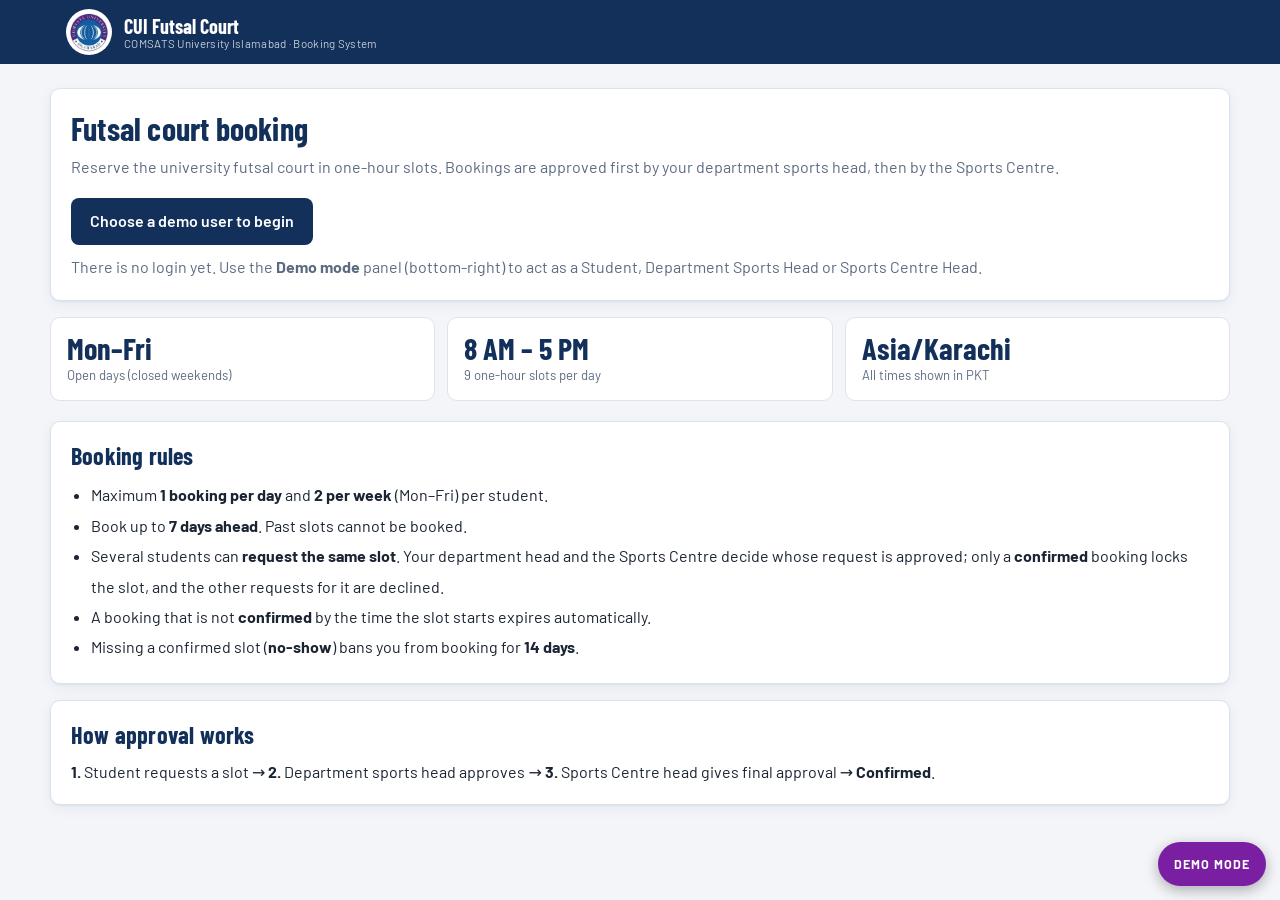
<file: index.html>
<!DOCTYPE html>
<html lang="en">
<head>
<meta charset="UTF-8">
<meta name="viewport" content="width=device-width, initial-scale=1.0">
<title>CUI Futsal Court Booking</title>
<link rel="preconnect" href="https://fonts.googleapis.com">
<link rel="preconnect" href="https://fonts.gstatic.com" crossorigin>
<link href="https://fonts.googleapis.com/css2?family=Barlow+Condensed:wght@600;700&family=Barlow:wght@400;500;600;700&display=swap" rel="stylesheet">
<link rel="stylesheet" href="assets/css/base.css">
<link rel="stylesheet" href="assets/css/portal.css">
<link rel="stylesheet" href="assets/css/demo.css">
</head>
<body>
<header class="site-header"><div class="container">
  <a class="brand" href="index.html"><img class="brand-logo" src="assets/img/logo.png" alt="COMSATS University Islamabad"><span class="brand-name">CUI Futsal Court<small>COMSATS University Islamabad · Booking System</small></span></a>
  <div class="user-chip" id="userChip"></div>
</div></header>
<main class="container page">
  <section class="card" style="margin-bottom:16px">
    <h1>Futsal court booking</h1>
    <p class="muted" style="margin:8px 0 18px">Reserve the university futsal court in one-hour slots. Bookings are approved first by your department sports head, then by the Sports Centre.</p>
    <div id="homeActions"></div>
  </section>
  <div class="kpis">
    <div class="kpi"><div class="v">Mon–Fri</div><div class="l">Open days (closed weekends)</div></div>
    <div class="kpi"><div class="v">8 AM – 5 PM</div><div class="l">9 one-hour slots per day</div></div>
    <div class="kpi"><div class="v">Asia/Karachi</div><div class="l">All times shown in PKT</div></div>
  </div>
  <section class="card"><h2>Booking rules</h2>
    <ul style="margin:10px 0 0 20px;line-height:1.9">
      <li>Maximum <strong>1 booking per day</strong> and <strong>2 per week</strong> (Mon–Fri) per student.</li>
      <li>Book up to <strong>7 days ahead</strong>. Past slots cannot be booked.</li>
      <li>Several students can <strong>request the same slot</strong>. Your department head and the Sports Centre decide whose request is approved; only a <strong>confirmed</strong> booking locks the slot, and the other requests for it are declined.</li>
      <li>A booking that is not <strong>confirmed</strong> by the time the slot starts expires automatically.</li>
      <li>Missing a confirmed slot (<strong>no-show</strong>) bans you from booking for <strong>14 days</strong>.</li>
    </ul>
  </section>
  <section class="card"><h2>How approval works</h2>
    <p style="margin-top:10px"><strong>1.</strong> Student requests a slot &rarr; <strong>2.</strong> Department sports head approves &rarr; <strong>3.</strong> Sports Centre head gives final approval &rarr; <strong>Confirmed</strong>.</p>
  </section>
</main>
<script src="src/config/app.config.js"></script>
<script src="src/services/storage.js"></script>
<script src="src/lib/time.js"></script>
<script src="src/data/form-content.js"></script>
<script src="src/lib/bookingForm.js"></script>
<script src="src/lib/engine.js"></script>
<script src="src/data/seed.js"></script>
<script src="src/services/core.js"></script>
<script src="src/services/bookingService.js"></script>
<script src="src/services/directoryService.js"></script>
<script src="src/services/banService.js"></script>
<script src="src/services/blockService.js"></script>
<script src="src/services/auditService.js"></script>
<script src="src/services/session.js"></script>
<script src="src/ui/components.js"></script>
<script src="src/ui/form-view.js"></script>
<script src="src/ui/request-form.js"></script>
<script src="src/demo/demo-mode.js"></script>
<script src="src/ui/home.js"></script>
</body>
</html>
</file>
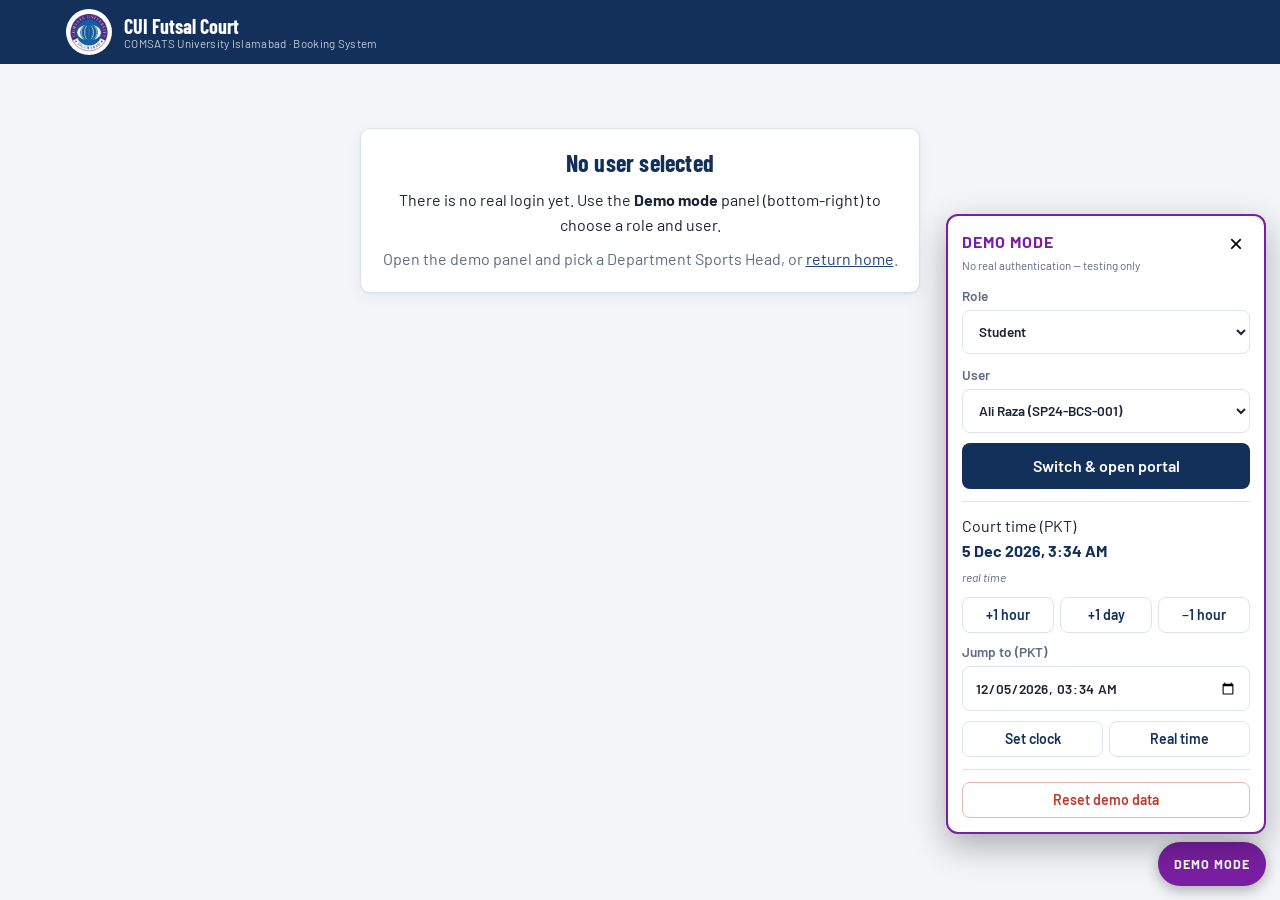
<file: department.html>
<!DOCTYPE html>
<html lang="en">
<head>
<meta charset="UTF-8">
<meta name="viewport" content="width=device-width, initial-scale=1.0">
<title>Department Sports Head · CUI Futsal Court Booking</title>
<link rel="preconnect" href="https://fonts.googleapis.com">
<link rel="preconnect" href="https://fonts.gstatic.com" crossorigin>
<link href="https://fonts.googleapis.com/css2?family=Barlow+Condensed:wght@600;700&family=Barlow:wght@400;500;600;700&display=swap" rel="stylesheet">
<link rel="stylesheet" href="assets/css/base.css">
<link rel="stylesheet" href="assets/css/portal.css">
<link rel="stylesheet" href="assets/css/demo.css">
</head>
<body>
<header class="site-header"><div class="container">
  <a class="brand" href="index.html"><img class="brand-logo" src="assets/img/logo.png" alt="COMSATS University Islamabad"><span class="brand-name">CUI Futsal Court<small>COMSATS University Islamabad · Booking System</small></span></a>
  <div class="user-chip" id="userChip"></div>
</div></header>
<main class="container page" id="app">
  <h1 class="page-title">Department Sports Head</h1>
  <p class="page-sub" id="deptSub">First-level approval for your department's students.</p>
  <div class="kpis" id="kpis"></div>
  <div class="tabbar" role="tablist">
    <button role="tab" data-tab="queue">Pending queue<span class="count" id="cnt-queue" hidden></span></button>
    <button role="tab" data-tab="history">History</button>
    <button role="tab" data-tab="bans">Student bans</button>
  </div>
  <section class="tab-panel" id="tab-queue"><div class="card"><div id="queue"></div></div></section>
  <section class="tab-panel" id="tab-history"><div class="card"><div id="history"></div></div></section>
  <section class="tab-panel" id="tab-bans"><div class="card"><div id="bans"></div></div></section>
</main>
<script src="src/config/app.config.js"></script>
<script src="src/services/storage.js"></script>
<script src="src/lib/time.js"></script>
<script src="src/data/form-content.js"></script>
<script src="src/lib/bookingForm.js"></script>
<script src="src/lib/engine.js"></script>
<script src="src/data/seed.js"></script>
<script src="src/services/core.js"></script>
<script src="src/services/bookingService.js"></script>
<script src="src/services/directoryService.js"></script>
<script src="src/services/banService.js"></script>
<script src="src/services/blockService.js"></script>
<script src="src/services/auditService.js"></script>
<script src="src/services/session.js"></script>
<script src="src/ui/components.js"></script>
<script src="src/ui/form-view.js"></script>
<script src="src/ui/request-form.js"></script>
<script src="src/demo/demo-mode.js"></script>
<script src="src/ui/department.js"></script>
</body>
</html>
</file>
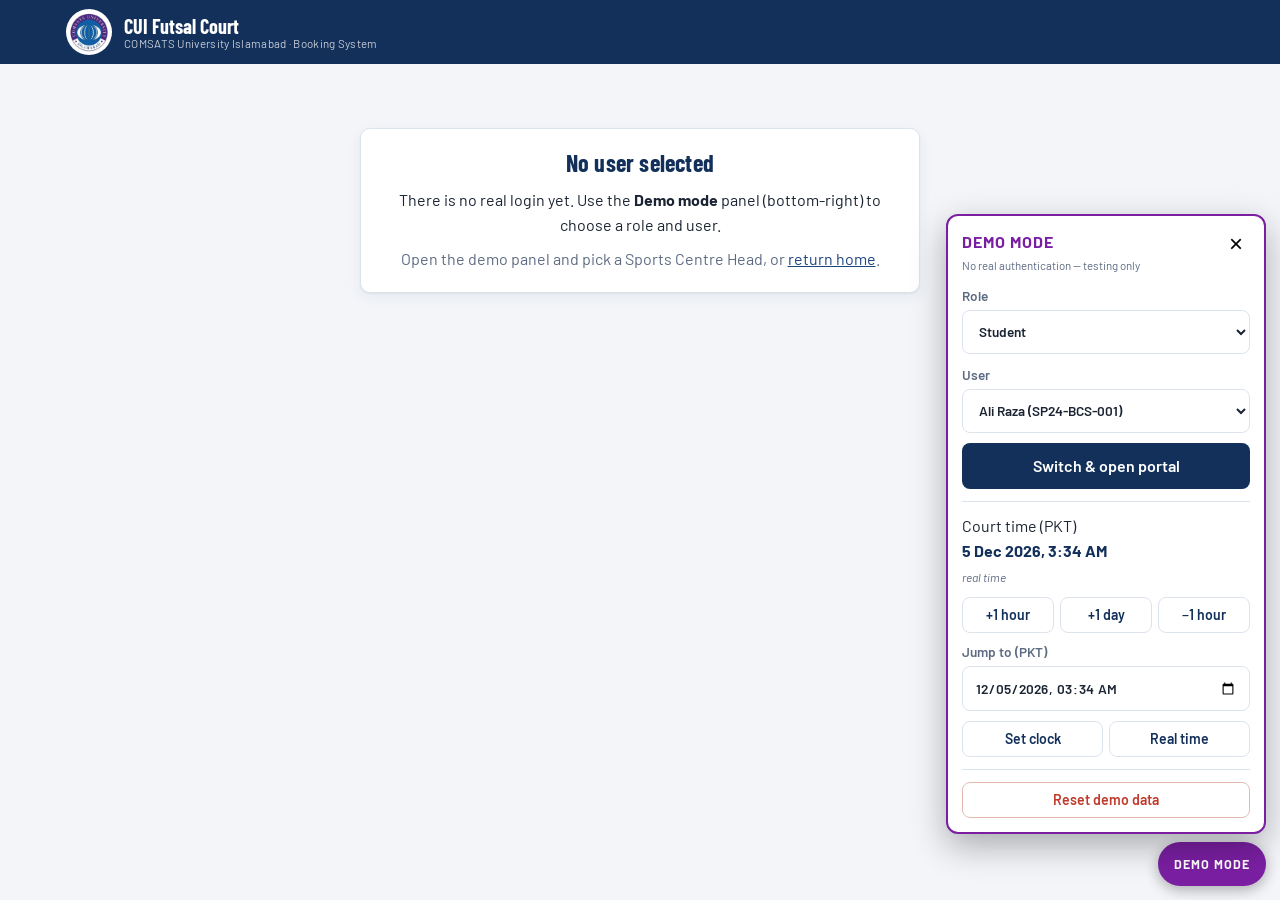
<file: sports-centre.html>
<!DOCTYPE html>
<html lang="en">
<head>
<meta charset="UTF-8">
<meta name="viewport" content="width=device-width, initial-scale=1.0">
<title>Sports Centre Head · CUI Futsal Court Booking</title>
<link rel="preconnect" href="https://fonts.googleapis.com">
<link rel="preconnect" href="https://fonts.gstatic.com" crossorigin>
<link href="https://fonts.googleapis.com/css2?family=Barlow+Condensed:wght@600;700&family=Barlow:wght@400;500;600;700&display=swap" rel="stylesheet">
<link rel="stylesheet" href="assets/css/base.css">
<link rel="stylesheet" href="assets/css/portal.css">
<link rel="stylesheet" href="assets/css/calendar.css">
<link rel="stylesheet" href="assets/css/demo.css">
</head>
<body>
<header class="site-header"><div class="container">
  <a class="brand" href="index.html"><img class="brand-logo" src="assets/img/logo.png" alt="COMSATS University Islamabad"><span class="brand-name">CUI Futsal Court<small>COMSATS University Islamabad · Booking System</small></span></a>
  <div class="user-chip" id="userChip"></div>
</div></header>
<main class="container page" id="app">
  <h1 class="page-title">Sports Centre Head</h1>
  <p class="page-sub">Final approval, attendance and administration.</p>
  <div class="kpis" id="kpis"></div>
  <div class="tabbar" role="tablist">
    <button role="tab" data-tab="queue">Final approvals<span class="count" id="cnt-queue" hidden></span></button>
    <button role="tab" data-tab="cal">Calendar</button>
    <button role="tab" data-tab="all">All bookings</button>
    <button role="tab" data-tab="bans">Bans</button>
    <button role="tab" data-tab="closures">Court closures</button>
    <button role="tab" data-tab="depts">Departments &amp; heads</button>
    <button role="tab" data-tab="audit">Audit log</button>
  </div>
  <section class="tab-panel" id="tab-cal"><div class="card">
    <div class="cal-nav">
      <button class="btn btn-secondary btn-sm" id="prevWeek">&larr; Previous week</button>
      <h3 id="weekLabel"></h3>
      <button class="btn btn-secondary btn-sm" id="nextWeek">Next week &rarr;</button>
    </div>
    <div style="text-align:center;margin:-6px 0 12px"><button class="btn btn-secondary btn-sm" id="thisWeek">This week</button></div>
    <div class="legend">
      <span><i style="background:var(--accent-soft)"></i>Free</span><span><i style="background:#fff;border:1px solid var(--warn)"></i>Has pending requests</span>
      <span><i style="background:#e6eefb"></i>Confirmed (locked)</span><span><i style="background:#f6d5d0"></i>Court closed</span><span><i style="background:#f1f3f7"></i>Past</span>
      <span>Tap any slot for details</span>
    </div>
    <div id="calendar"></div>
  </div></section>
  <section class="tab-panel" id="tab-queue"><div class="card"><div id="queue"></div></div></section>
  <section class="tab-panel" id="tab-all"><div class="card">
    <div class="filters">
      <label>From<input type="date" id="fFrom"></label>
      <label>To<input type="date" id="fTo"></label>
      <label>Department<select id="fDept"><option value="">All departments</option></select></label>
      <label>Status<select id="fStatus"><option value="">All statuses</option>
        <option value="PENDING_DEPARTMENT">Pending – department</option>
        <option value="PENDING_SPORTS_CENTRE">Pending – sports centre</option>
        <option value="CONFIRMED">Confirmed</option>
        <option value="CANCELLED">Cancelled</option>
        <option value="REJECTED">Rejected</option>
        <option value="EXPIRED">Expired</option>
        <option value="NO_SHOW">No-show</option></select></label>
      <label>Search<input type="search" id="fQ" placeholder="Name, roll no, ref"></label>
      <button class="btn btn-secondary" id="fClear">Clear filters</button>
    </div>
    <div id="all"></div>
  </div></section>
  <section class="tab-panel" id="tab-bans"><div class="card"><div id="bans"></div></div></section>
  <section class="tab-panel" id="tab-closures"><div class="card">
    <div class="card-head"><h2>Court closures</h2><button class="btn btn-primary btn-sm" id="addBlock">+ Close the court</button></div>
    <p class="muted" style="margin-bottom:12px">Block dates or hours for maintenance, exams, holidays or events. Students cannot book blocked slots, and existing upcoming bookings in them are cancelled.</p>
    <div id="closures"></div></div></section>
  <section class="tab-panel" id="tab-audit"><div class="card">
    <div class="filters"><label>Search<input type="search" id="aQ" placeholder="Person or action text"></label><label>Action<select id="aAction"><option value="">All actions</option></select></label></div>
    <div id="audit"></div></div></section>
  <section class="tab-panel" id="tab-depts"><div class="card">
    <div class="card-head"><h2>Departments</h2><button class="btn btn-primary btn-sm" id="addDept">+ Add department</button></div>
    <div id="depts"></div>
  </div></section>
</main>
<script src="src/config/app.config.js"></script>
<script src="src/services/storage.js"></script>
<script src="src/lib/time.js"></script>
<script src="src/data/form-content.js"></script>
<script src="src/lib/bookingForm.js"></script>
<script src="src/lib/engine.js"></script>
<script src="src/data/seed.js"></script>
<script src="src/services/core.js"></script>
<script src="src/services/bookingService.js"></script>
<script src="src/services/directoryService.js"></script>
<script src="src/services/banService.js"></script>
<script src="src/services/blockService.js"></script>
<script src="src/services/auditService.js"></script>
<script src="src/services/session.js"></script>
<script src="src/ui/components.js"></script>
<script src="src/ui/form-view.js"></script>
<script src="src/ui/request-form.js"></script>
<script src="src/demo/demo-mode.js"></script>
<script src="src/ui/sports-centre.js"></script>
</body>
</html>
</file>
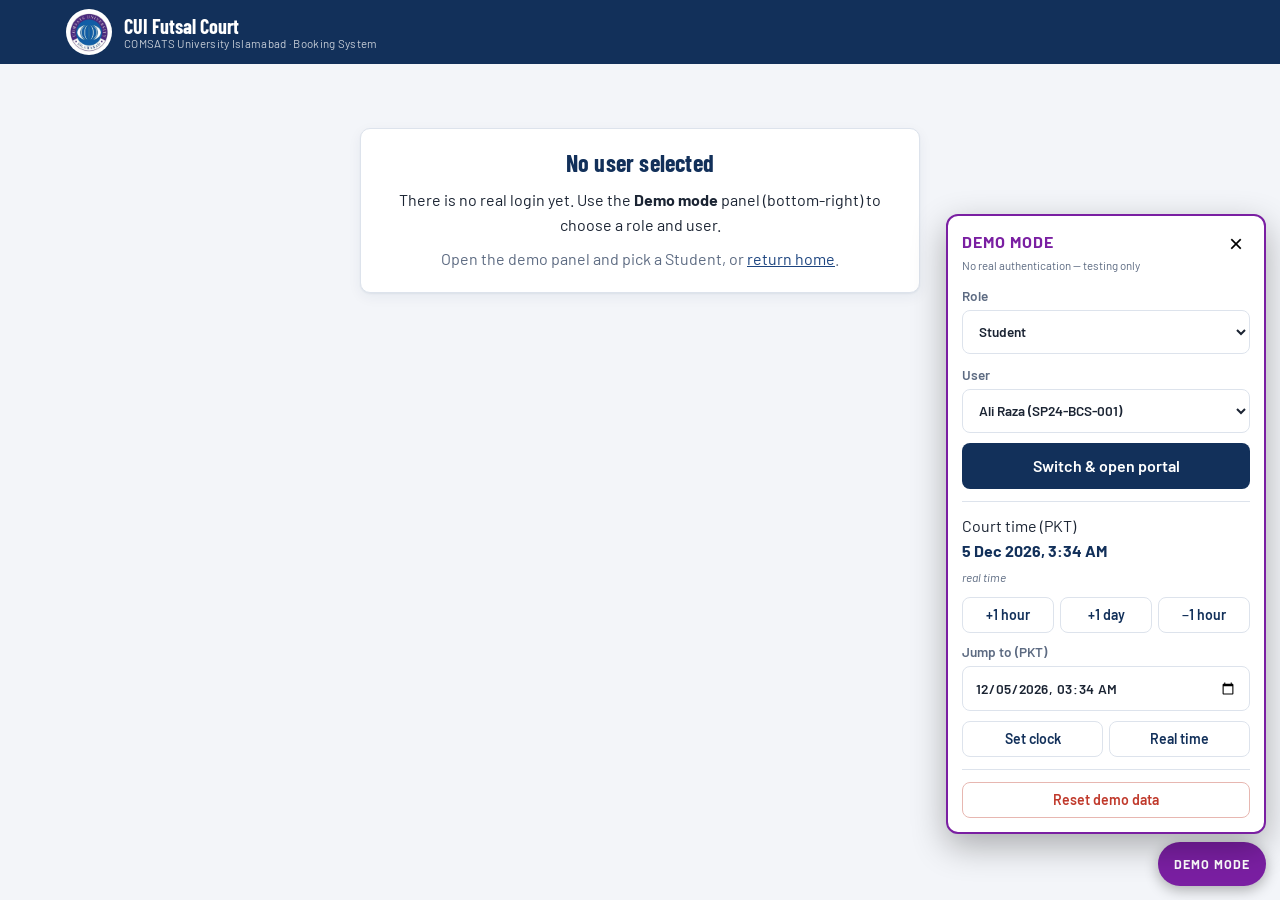
<file: student.html>
<!DOCTYPE html>
<html lang="en">
<head>
<meta charset="UTF-8">
<meta name="viewport" content="width=device-width, initial-scale=1.0">
<title>Student · CUI Futsal Court Booking</title>
<link rel="preconnect" href="https://fonts.googleapis.com">
<link rel="preconnect" href="https://fonts.gstatic.com" crossorigin>
<link href="https://fonts.googleapis.com/css2?family=Barlow+Condensed:wght@600;700&family=Barlow:wght@400;500;600;700&display=swap" rel="stylesheet">
<link rel="stylesheet" href="assets/css/base.css">
<link rel="stylesheet" href="assets/css/portal.css">
<link rel="stylesheet" href="assets/css/calendar.css">
<link rel="stylesheet" href="assets/css/demo.css">
</head>
<body>
<header class="site-header"><div class="container">
  <a class="brand" href="index.html"><img class="brand-logo" src="assets/img/logo.png" alt="COMSATS University Islamabad"><span class="brand-name">CUI Futsal Court<small>COMSATS University Islamabad · Booking System</small></span></a>
  <div class="user-chip" id="userChip"></div>
</div></header>
<main class="container page" id="app">
  <h1 class="page-title">Student portal</h1>
  <p class="page-sub">Book the futsal court. Every booking needs department and sports centre approval.</p>
  <div id="banBox"></div>
  <div class="tabbar" role="tablist">
    <button role="tab" data-tab="book">Book a slot</button>
    <button role="tab" data-tab="mine">My bookings</button>
  </div>
  <section class="tab-panel" id="tab-book">
    <div class="usage" id="usage"></div>
    <div class="card">
      <div class="cal-nav">
        <button class="btn btn-secondary btn-sm" id="prevWeek">&larr; Previous week</button>
        <h3 id="weekLabel"></h3>
        <button class="btn btn-secondary btn-sm" id="nextWeek">Next week &rarr;</button>
      </div>
      <div class="legend">
        <span><i style="background:var(--accent-soft)"></i>Open</span>
        <span><i style="background:#fff;border:1px solid var(--warn)"></i>Has requests (still open to you)</span>
        <span><i style="background:#e6eefb"></i>Confirmed (locked)</span>
        <span><i style="background:#fff;box-shadow:inset 0 0 0 2px var(--accent)"></i>Your booking</span>
        <span><i style="background:#f1f3f7"></i>Past</span>
        <span><i style="background:#f6d5d0"></i>Court closed</span>
      </div>
      <div id="calendar"></div>
    </div>
  </section>
  <section class="tab-panel" id="tab-mine"><div id="myBookings"></div></section>
</main>
<script src="src/config/app.config.js"></script>
<script src="src/services/storage.js"></script>
<script src="src/lib/time.js"></script>
<script src="src/data/form-content.js"></script>
<script src="src/lib/bookingForm.js"></script>
<script src="src/lib/engine.js"></script>
<script src="src/data/seed.js"></script>
<script src="src/services/core.js"></script>
<script src="src/services/bookingService.js"></script>
<script src="src/services/directoryService.js"></script>
<script src="src/services/banService.js"></script>
<script src="src/services/blockService.js"></script>
<script src="src/services/auditService.js"></script>
<script src="src/services/session.js"></script>
<script src="src/ui/components.js"></script>
<script src="src/ui/form-view.js"></script>
<script src="src/ui/request-form.js"></script>
<script src="src/demo/demo-mode.js"></script>
<script src="src/ui/student.js"></script>
</body>
</html>
</file>
<file: assets/css/base.css>
:root {
  --navy: #12305a; --navy-2: #1d4580; --accent: #178a5b; --accent-soft: #e4f4ec;
  --bg: #f3f5f9; --card: #fff; --line: #dde3ec; --text: #1b2433; --muted: #5d6b82;
  --warn: #b7791f; --warn-soft: #fdf3dc; --danger: #c0392b; --danger-soft: #fbe7e4; --info-soft: #e6eefb;
  --radius: 10px; --shadow: 0 1px 2px rgba(18,48,90,.06), 0 4px 14px rgba(18,48,90,.06);
  --font: 'Barlow', system-ui, -apple-system, 'Segoe UI', sans-serif; --font-head: 'Barlow Condensed', 'Barlow', sans-serif;
}
* { margin: 0; padding: 0; box-sizing: border-box; }
html, body { max-width: 100%; overflow-x: hidden; }
body { font-family: var(--font); background: var(--bg); color: var(--text); line-height: 1.55; font-size: 16px; }
h1, h2, h3 { font-family: var(--font-head); letter-spacing: .2px; line-height: 1.2; color: var(--navy); }
h1 { font-size: 2rem; } h2 { font-size: 1.5rem; } h3 { font-size: 1.2rem; }
a { color: var(--navy-2); }
.muted { color: var(--muted); }
.container { width: 100%; max-width: 1180px; margin: 0 auto; padding: 0 16px; }

/* Header */
.site-header { background: var(--navy); color: #fff; }
.site-header .container { display: flex; align-items: center; justify-content: space-between; gap: 12px; min-height: 64px; flex-wrap: wrap; padding-top: 8px; padding-bottom: 8px; }
.brand { display: flex; align-items: center; gap: 12px; color: #fff; text-decoration: none; }
.brand-mark { width: 40px; height: 40px; border-radius: 8px; border: 2px dashed rgba(255,255,255,.55); display: grid; place-items: center; font-size: .6rem; text-align: center; line-height: 1.05; font-weight: 600; letter-spacing: .5px; flex-shrink: 0; }
.brand-name { font-family: var(--font-head); font-size: 1.25rem; font-weight: 700; line-height: 1.1; }
.brand-name small { display: block; font-family: var(--font); font-weight: 400; font-size: .72rem; opacity: .75; letter-spacing: .3px; }
.user-chip { display: flex; flex-direction: column; text-align: right; font-size: .85rem; line-height: 1.25; }
.user-chip span { opacity: .75; font-size: .75rem; }
.user-chip:empty { display: none; }

/* Buttons */
.btn { font: inherit; font-weight: 600; border: 1px solid transparent; border-radius: 8px; padding: 10px 18px; cursor: pointer; transition: background .15s, border-color .15s; min-height: 44px; text-decoration: none; display: inline-flex; align-items: center; justify-content: center; gap: 6px; }
.btn:disabled { opacity: .55; cursor: not-allowed; }
.btn-primary { background: var(--navy); color: #fff; } .btn-primary:hover:not(:disabled) { background: var(--navy-2); }
.btn-success { background: var(--accent); color: #fff; } .btn-success:hover:not(:disabled) { background: #12724a; }
.btn-secondary { background: #fff; color: var(--navy); border-color: var(--line); } .btn-secondary:hover:not(:disabled) { border-color: var(--navy-2); }
.btn-danger { background: #fff; color: var(--danger); border-color: #e7b7b1; } .btn-danger:hover:not(:disabled) { background: var(--danger-soft); }
.btn-sm { padding: 6px 12px; min-height: 36px; font-size: .88rem; }
.btn-block { width: 100%; }
:focus-visible { outline: 3px solid #7aa7e8; outline-offset: 2px; }

/* Forms */
label { display: block; font-size: .85rem; font-weight: 600; color: var(--muted); margin-bottom: 10px; }
input, select, textarea { font: inherit; width: 100%; padding: 10px 12px; border: 1px solid var(--line); border-radius: 8px; background: #fff; color: var(--text); margin-top: 4px; min-height: 44px; }
textarea { min-height: 80px; resize: vertical; }

/* Badges */
.badge { display: inline-block; padding: 3px 10px; border-radius: 999px; font-size: .76rem; font-weight: 700; white-space: nowrap; }
.badge-pending { background: var(--warn-soft); color: var(--warn); }
.badge-pending-sc { background: var(--info-soft); color: var(--navy-2); }
.badge-confirmed { background: var(--accent-soft); color: var(--accent); }
.badge-rejected { background: var(--danger-soft); color: var(--danger); }
.badge-expired { background: #eceff4; color: #5d6b82; }
.badge-noshow { background: #3b1d1a; color: #fff; }

/* Cards, alerts */
.card { background: var(--card); border: 1px solid var(--line); border-radius: var(--radius); box-shadow: var(--shadow); padding: 20px; }
.card + .card { margin-top: 16px; }
.card-head { display: flex; justify-content: space-between; align-items: center; gap: 10px; flex-wrap: wrap; margin-bottom: 14px; }
.gate { max-width: 560px; margin: 40px auto; text-align: center; }
.gate p { margin-top: 10px; }
.alert { border-radius: 8px; padding: 12px 16px; border: 1px solid; margin-bottom: 16px; }
.alert-danger { background: var(--danger-soft); border-color: #e7b7b1; color: #7d241a; }
.alert-info { background: var(--info-soft); border-color: #c4d6f3; color: var(--navy); }
.alert-warn { background: var(--warn-soft); border-color: #f0d9a0; color: #6b4a0f; }
.alert strong { display: block; }
.empty { text-align: center; padding: 36px 12px; color: var(--muted); }
.empty-ic { font-size: 2rem; opacity: .4; }

/* Modal */
.modal-overlay { position: fixed; inset: 0; background: rgba(15,25,45,.55); display: flex; align-items: center; justify-content: center; padding: 16px; z-index: 1000; }
.modal { background: #fff; border-radius: 12px; width: 100%; max-width: 480px; max-height: 92vh; overflow: auto; box-shadow: 0 20px 50px rgba(0,0,0,.3); }
.modal-head { display: flex; justify-content: space-between; align-items: center; padding: 16px 20px; border-bottom: 1px solid var(--line); }
.modal-x { background: none; border: 0; font-size: 1.6rem; cursor: pointer; color: var(--muted); line-height: 1; width: 44px; height: 44px; margin: -8px -10px -8px 0; }
.modal-body { padding: 20px; }
.modal-foot { display: flex; gap: 10px; justify-content: flex-end; padding: 14px 20px; border-top: 1px solid var(--line); flex-wrap: wrap; }
.summary { background: var(--bg); border-radius: 8px; padding: 12px 14px; margin-bottom: 14px; }
.summary div { display: flex; justify-content: space-between; gap: 12px; padding: 4px 0; }
.summary span:first-child { color: var(--muted); }
.summary strong { text-align: right; }

/* Toast */
.toast-host { position: fixed; top: 16px; right: 16px; left: 16px; display: flex; flex-direction: column; align-items: flex-end; gap: 8px; z-index: 2000; pointer-events: none; }
.toast { background: var(--navy); color: #fff; padding: 12px 18px; border-radius: 8px; box-shadow: var(--shadow); max-width: 420px; transition: opacity .3s; }
.toast.success { background: var(--accent); } .toast.error { background: var(--danger); } .toast.out { opacity: 0; }

@media (max-width: 600px) { h1 { font-size: 1.6rem; } .user-chip { text-align: left; } }

/* Logo + cancelled badge */
.brand-logo { width: 46px; height: 46px; border-radius: 50%; background: #fff; padding: 2px; flex-shrink: 0; object-fit: contain; }
.badge-cancelled { background: #eceff4; color: #5d6b82; text-decoration: line-through; }

/* Booking form */
.modal.wide { max-width: 780px; }
.fsec { margin-bottom: 22px; }
.fsec h4 { font-family: var(--font-head); font-size: 1.25rem; color: var(--navy); border-bottom: 2px solid var(--line); padding-bottom: 4px; margin-bottom: 10px; }
.fsec h5, .modal-body h5 { font-size: .95rem; margin: 12px 0 6px; color: var(--navy); }
.fgrid { display: grid; grid-template-columns: 1fr 1fr; gap: 0 14px; }
.radios { display: flex; flex-wrap: wrap; gap: 8px 22px; }
label.radio, label.check { display: flex; align-items: center; gap: 8px; font-size: .95rem; color: var(--text); font-weight: 500; }
label.radio input, label.check input { width: 20px; height: 20px; min-height: 0; margin: 0; flex-shrink: 0; }
label.check { margin-top: 12px; align-items: flex-start; }
.prow { display: grid; grid-template-columns: 24px 1fr 1fr; gap: 8px; align-items: center; margin-bottom: 6px; }
.prow span { color: var(--muted); font-size: .85rem; text-align: right; }
.prow input { margin: 0; }
.rules { margin: 10px 0 0 20px; line-height: 1.6; font-size: .92rem; }
.rules li { margin-bottom: 6px; }
details summary { cursor: pointer; font-weight: 600; color: var(--navy-2); min-height: 32px; }
#formErrors ul { margin: 6px 0 0 18px; }
ol.players { margin: 6px 0 12px 22px; line-height: 1.7; }
@media (max-width: 600px) { .fgrid { grid-template-columns: 1fr; } .prow { grid-template-columns: 20px 1fr; } .prow .pr { grid-column: 2; } }
</file>
<file: assets/css/portal.css>
/* Portal layout: tab bar, KPI tiles, tables, filters (adapted from old dashboard.css patterns) */
.page { padding: 24px 0 90px; }
.page-title { margin-bottom: 4px; }
.page-sub { color: var(--muted); margin-bottom: 20px; }

.tabbar { display: flex; gap: 4px; border-bottom: 2px solid var(--line); margin-bottom: 20px; overflow-x: auto; -webkit-overflow-scrolling: touch; }
.tabbar button { font: inherit; font-weight: 600; background: none; border: 0; padding: 12px 16px; color: var(--muted); cursor: pointer; white-space: nowrap; border-bottom: 3px solid transparent; margin-bottom: -2px; min-height: 44px; }
.tabbar button.active { color: var(--navy); border-bottom-color: var(--navy); }
.tabbar .count { background: var(--navy); color: #fff; border-radius: 999px; font-size: .72rem; padding: 1px 8px; margin-left: 6px; }
.tab-panel { display: none; } .tab-panel.active { display: block; }

.kpis { display: grid; grid-template-columns: repeat(auto-fit, minmax(150px, 1fr)); gap: 12px; margin-bottom: 20px; }
.kpi { background: #fff; border: 1px solid var(--line); border-radius: var(--radius); padding: 14px 16px; }
.kpi .v { font-family: var(--font-head); font-size: 1.9rem; font-weight: 700; color: var(--navy); line-height: 1.1; }
.kpi .l { color: var(--muted); font-size: .82rem; }

.table-wrap { overflow-x: auto; -webkit-overflow-scrolling: touch; }
table.tbl { width: 100%; border-collapse: collapse; font-size: .92rem; min-width: 640px; }
.tbl th { text-align: left; font-size: .75rem; text-transform: uppercase; letter-spacing: .5px; color: var(--muted); padding: 10px 12px; border-bottom: 2px solid var(--line); white-space: nowrap; }
.tbl td { padding: 12px; border-bottom: 1px solid var(--line); vertical-align: middle; }
.tbl tr:hover td { background: #fafbfd; }
.tbl .actions { display: flex; gap: 6px; flex-wrap: wrap; }
.sub { display: block; color: var(--muted); font-size: .8rem; }

.filters { display: grid; grid-template-columns: repeat(auto-fit, minmax(150px, 1fr)); gap: 10px; margin-bottom: 14px; align-items: end; }
.filters label { margin-bottom: 0; }

/* Booking cards (mobile-friendly lists) */
.blist { display: grid; gap: 12px; }
.bcard { background: #fff; border: 1px solid var(--line); border-left: 5px solid var(--line); border-radius: var(--radius); padding: 14px 16px; display: flex; justify-content: space-between; gap: 12px; flex-wrap: wrap; align-items: center; }
.bcard.s-CONFIRMED { border-left-color: var(--accent); } .bcard.s-PENDING_DEPARTMENT { border-left-color: var(--warn); } .bcard.s-PENDING_SPORTS_CENTRE { border-left-color: var(--navy-2); }
.bcard.s-REJECTED, .bcard.s-NO_SHOW { border-left-color: var(--danger); }
.bcard h4 { font-family: var(--font-head); font-size: 1.15rem; color: var(--navy); }
.bcard .meta { color: var(--muted); font-size: .88rem; }
.bcard .state { margin-top: 6px; font-weight: 600; font-size: .9rem; }

.usage { display: flex; gap: 16px; flex-wrap: wrap; align-items: center; margin-bottom: 16px; }
.usage .pill { background: #fff; border: 1px solid var(--line); border-radius: 999px; padding: 6px 14px; font-size: .88rem; font-weight: 600; }
.usage .pill.full { background: var(--warn-soft); border-color: #f0d9a0; color: #6b4a0f; }

.dept-grid { display: grid; grid-template-columns: repeat(auto-fill, minmax(280px, 1fr)); gap: 14px; }
.dept-card { background: #fff; border: 1px solid var(--line); border-radius: var(--radius); padding: 16px; }
.dept-card .code { font-family: var(--font-head); font-weight: 700; color: var(--accent); }

/* Slot groups (approval queues): competing requests sit together under one big time */
.sgroup { border: 1px solid var(--line); border-radius: var(--radius); background: #fff; margin-bottom: 16px; overflow: hidden; }
.sgroup.contested { border: 2px solid var(--warn); }
.sg-head { display: flex; justify-content: space-between; align-items: center; gap: 12px; flex-wrap: wrap; padding: 14px 18px; background: #f6f8fc; border-bottom: 1px solid var(--line); }
.sgroup.contested .sg-head { background: var(--warn-soft); }
.sg-time { font-family: var(--font-head); font-size: 1.9rem; font-weight: 700; color: var(--navy); line-height: 1.1; }
.sg-date { font-size: 1.05rem; font-weight: 600; color: var(--text); }
.sg-flag { font-weight: 700; font-size: .9rem; color: var(--muted); }
.sg-flag.hot { background: var(--warn); color: #fff; padding: 6px 14px; border-radius: 999px; }
.sg-row { display: flex; justify-content: space-between; align-items: center; gap: 12px; flex-wrap: wrap; padding: 14px 18px; border-top: 1px solid var(--line); }
.sg-row:first-child { border-top: 0; }
.sg-row.muted-row { background: #fafbfd; color: var(--muted); }
.sg-who strong { font-size: 1.05rem; }
.sg-who .sub { display: block; }
</file>
<file: assets/css/demo.css>
/* Demo mode styles — delete with src/demo */
.demo-fab { position: fixed; right: 14px; bottom: 14px; z-index: 1500; background: #7a1fa2; color: #fff; border: 0; border-radius: 999px; padding: 10px 16px; font: 700 .78rem var(--font); letter-spacing: 1px; cursor: pointer; box-shadow: 0 4px 14px rgba(0,0,0,.3); min-height: 44px; }
.demo-panel { position: fixed; right: 14px; bottom: 66px; z-index: 1500; width: min(320px, calc(100vw - 28px)); max-height: 80vh; overflow: auto; background: #fff; border: 2px solid #7a1fa2; border-radius: 12px; padding: 14px; box-shadow: 0 12px 34px rgba(0,0,0,.3); }
.demo-panel[hidden] { display: none; }
.demo-head { display: flex; flex-wrap: wrap; align-items: center; gap: 2px 8px; margin-bottom: 10px; position: relative; padding-right: 30px; }
.demo-head strong { color: #7a1fa2; text-transform: uppercase; letter-spacing: 1px; }
.demo-head span { font-size: .72rem; color: var(--muted); width: 100%; }
.demo-x { position: absolute; top: -6px; right: -6px; background: none; border: 0; font-size: 1.5rem; cursor: pointer; width: 40px; height: 40px; }
.demo-panel hr { border: 0; border-top: 1px solid var(--line); margin: 12px 0; }
.demo-clock strong { display: block; font-size: 1rem; color: var(--navy); }
.demo-clock em { font-size: .75rem; color: var(--muted); }
.demo-row { display: flex; gap: 6px; margin: 8px 0; flex-wrap: wrap; }
.demo-row .btn { flex: 1; }
</file>
<file: assets/css/calendar.css>
/* Weekly slot calendar (Mon-Fri grid on desktop, day slider + slot list on mobile) */
.cal-nav { display: flex; align-items: center; justify-content: space-between; gap: 10px; margin-bottom: 14px; flex-wrap: wrap; }
.cal-nav h3 { text-align: center; flex: 1; min-width: 160px; }
.legend { display: flex; gap: 14px; flex-wrap: wrap; font-size: .82rem; color: var(--muted); margin-bottom: 14px; }
.legend i { display: inline-block; width: 12px; height: 12px; border-radius: 3px; margin-right: 5px; vertical-align: -1px; border: 1px solid var(--line); }

.week-grid { display: grid; grid-template-columns: 78px repeat(5, minmax(0, 1fr)); gap: 6px; }
.wg-head { text-align: center; padding: 8px 4px; font-weight: 700; color: var(--navy); background: #fff; border: 1px solid var(--line); border-radius: 8px; line-height: 1.2; }
.wg-head small { display: block; font-weight: 500; color: var(--muted); }
.wg-head.today { background: var(--navy); color: #fff; } .wg-head.today small { color: #cbd7ea; }
.wg-time { font-size: .78rem; color: var(--muted); display: flex; align-items: center; justify-content: flex-end; padding-right: 6px; white-space: nowrap; }

.slot { font: inherit; border: 1px solid var(--line); border-radius: 8px; padding: 8px 4px; min-height: 52px; text-align: center; background: #fff; cursor: default; display: flex; flex-direction: column; align-items: center; justify-content: center; gap: 1px; width: 100%; }
.slot strong { font-size: .82rem; line-height: 1.2; }
.slot small { font-size: .7rem; color: var(--muted); max-width: 100%; overflow: hidden; text-overflow: ellipsis; white-space: nowrap; }
.slot-available { background: var(--accent-soft); border-color: #a9dbc3; color: #0f6b44; cursor: pointer; }
.slot-available:hover { background: #cfeadb; border-color: var(--accent); }
.slot-held { background: var(--warn-soft); border-color: #f0d9a0; color: #6b4a0f; }
.slot-booked { background: #e6eefb; border-color: #bcd0f0; color: var(--navy); }
.slot-mine { box-shadow: inset 0 0 0 2px var(--accent); }
.slot-past, .slot-closed, .slot-beyond { background: #f1f3f7; color: #9aa5b8; border-style: dashed; }
.slot-closed { background: repeating-linear-gradient(45deg, #f1f3f7, #f1f3f7 6px, #e9ecf2 6px, #e9ecf2 12px); }

.day-slider { display: none; }
.day-pills { display: flex; gap: 8px; overflow-x: auto; padding-bottom: 8px; margin-bottom: 12px; -webkit-overflow-scrolling: touch; }
.day-pill { flex: 0 0 auto; min-width: 64px; font: inherit; background: #fff; border: 1px solid var(--line); border-radius: 10px; padding: 8px 10px; text-align: center; cursor: pointer; min-height: 56px; }
.day-pill span { display: block; font-size: .72rem; color: var(--muted); text-transform: uppercase; }
.day-pill strong { font-size: 1.15rem; color: var(--navy); }
.day-pill.active { background: var(--navy); border-color: var(--navy); } .day-pill.active span, .day-pill.active strong { color: #fff; }
.day-pill.dim { opacity: .5; }
.slot-list { display: grid; grid-template-columns: 1fr 1fr; gap: 8px; }
.slot-list .slot { min-height: 62px; }

@media (max-width: 760px) {
  .week-grid { display: none; }
  .day-slider { display: block; }
}

.slot-blocked { background: repeating-linear-gradient(45deg, #fbe7e4, #fbe7e4 6px, #f6d5d0 6px, #f6d5d0 12px); border-color: #e7b7b1; color: #7d241a; }

.slot-requested { background: #fff; border-color: var(--warn); color: #6b4a0f; cursor: pointer; }
.slot-requested:hover { background: var(--warn-soft); }
</file>
